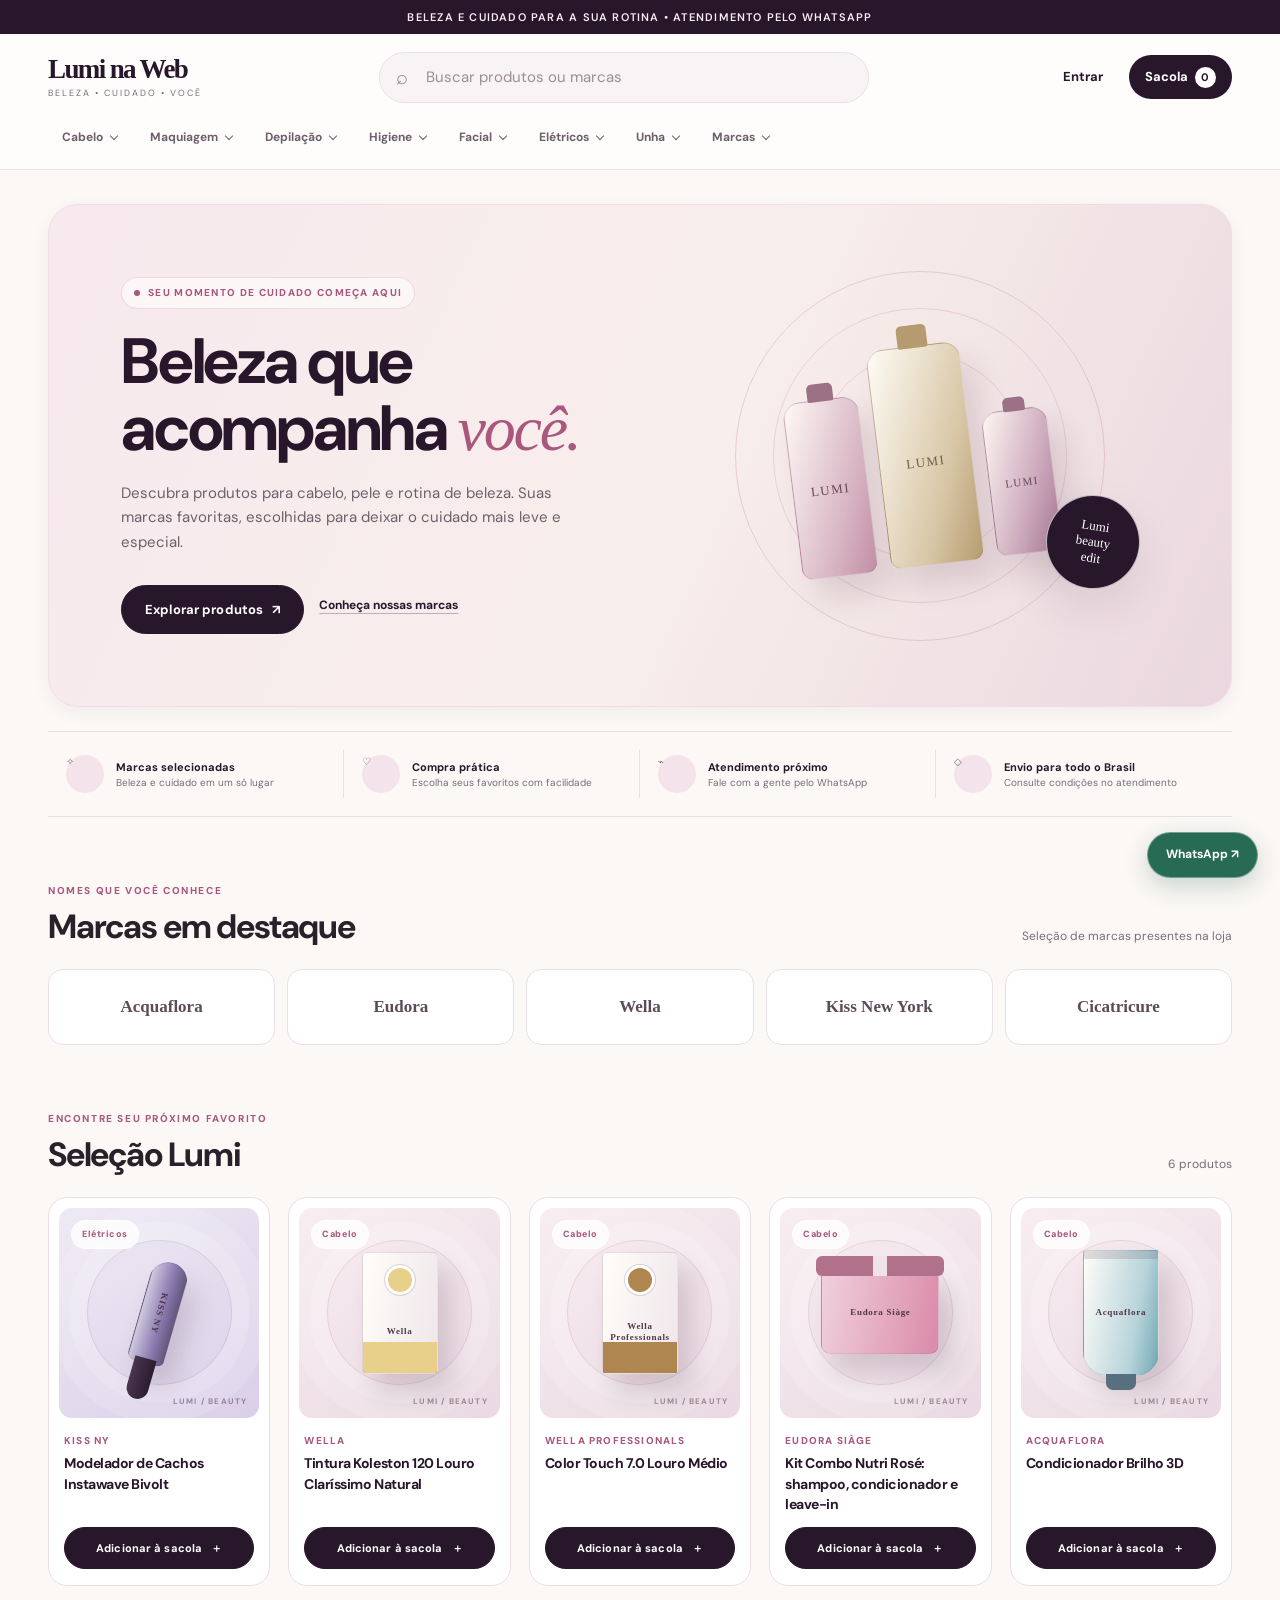
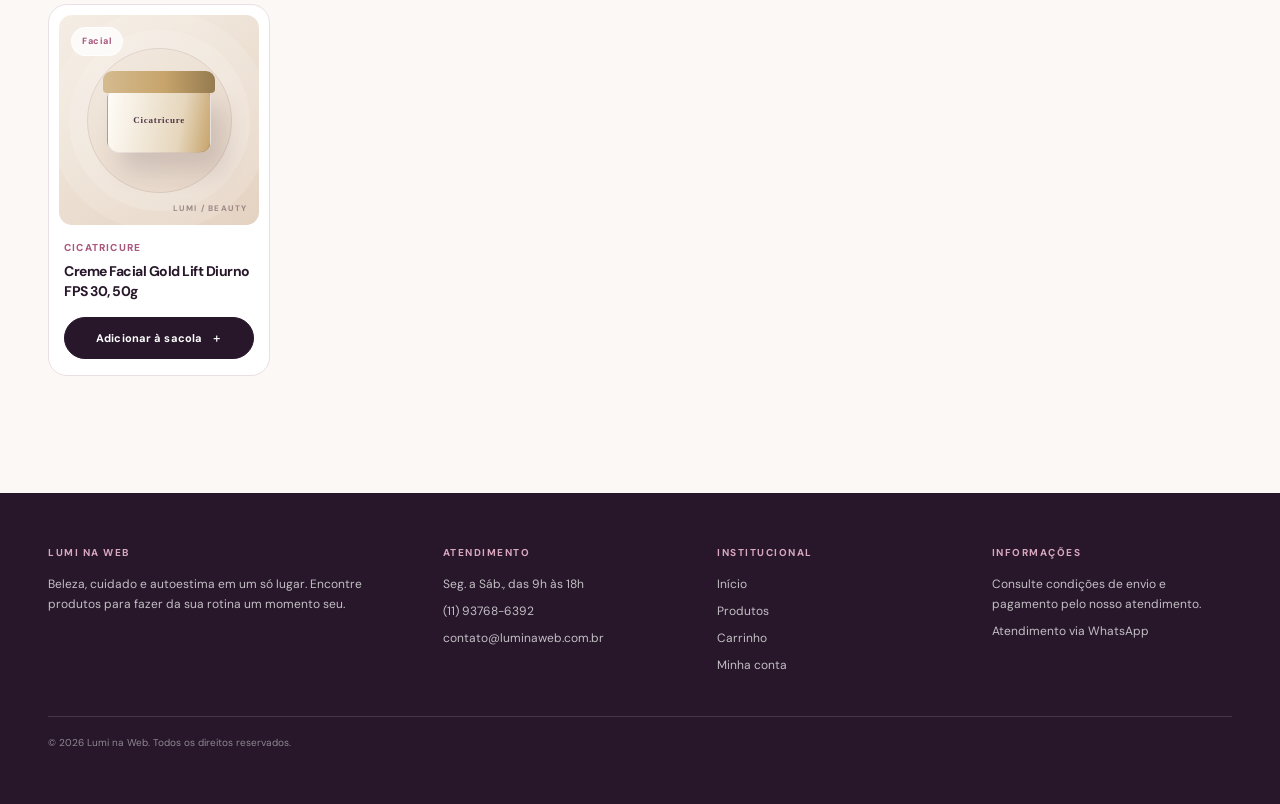
<file: index.html>
<!DOCTYPE html>
<html lang="pt-BR">
<head>
  <meta charset="utf-8">
  <meta name="viewport" content="width=device-width, initial-scale=1, viewport-fit=cover">
  <title>Lumi na Web | Beleza, cuidado e autoestima</title>
  <meta name="description" content="Encontre produtos de beleza, cabelo e cuidados pessoais na Lumi na Web.">
  <link rel="preconnect" href="https://fonts.googleapis.com">
  <link rel="preconnect" href="https://fonts.gstatic.com" crossorigin>
  <link href="https://fonts.googleapis.com/css2?family=DM+Sans:wght@400;500;600;700;800&display=swap" rel="stylesheet">
  <link rel="stylesheet" href="css/variaveis.css">
  <link rel="stylesheet" href="css/base.css">
  <link rel="stylesheet" href="css/componentes.css">
  <link rel="stylesheet" href="css/paginas.css">
  <link rel="stylesheet" href="css/responsivo.css">
</head>
<body data-pagina="inicio">
  <header class="top" id="cabecalho"></header>

  <main class="conteudo" id="inicio">
    <section class="hero" aria-labelledby="titulo-principal">
      <div class="hero-copy">
        <span class="etiqueta">Seu momento de cuidado começa aqui</span>
        <h1 id="titulo-principal">Beleza que acompanha <em>você.</em></h1>
        <p>Descubra produtos para cabelo, pele e rotina de beleza. Suas marcas favoritas, escolhidas para deixar o cuidado mais leve e especial.</p>
        <div class="hero-acoes">
          <a class="big" href="#produtos">Explorar produtos <span aria-hidden="true">↗</span></a>
          <a class="hero-link" href="#marcas">Conheça nossas marcas</a>
        </div>
      </div>
      <div class="hero-visual" aria-hidden="true">
        <div class="hero-orbita"></div>
        <div class="hero-frascos"><span class="frasco"></span><span class="frasco"></span><span class="frasco"></span></div>
        <div class="hero-selo">Lumi<br>beauty<br>edit</div>
      </div>
    </section>

    <ul class="beneficios" aria-label="Vantagens da loja">
      <li><span class="beneficio-icone" aria-hidden="true">✧</span><div><strong>Marcas selecionadas</strong><span>Beleza e cuidado em um só lugar</span></div></li>
      <li><span class="beneficio-icone" aria-hidden="true">♡</span><div><strong>Compra prática</strong><span>Escolha seus favoritos com facilidade</span></div></li>
      <li><span class="beneficio-icone" aria-hidden="true">⌁</span><div><strong>Atendimento próximo</strong><span>Fale com a gente pelo WhatsApp</span></div></li>
      <li><span class="beneficio-icone" aria-hidden="true">◇</span><div><strong>Envio para todo o Brasil</strong><span>Consulte condições no atendimento</span></div></li>
    </ul>

    <div class="cards3" id="destaques" aria-label="Categorias em destaque"></div>

    <section class="secao" id="marcas">
      <div class="secao-topo">
        <div><span class="secao-kicker">Nomes que você conhece</span><h2>Marcas em destaque</h2></div>
        <p>Seleção de marcas presentes na loja</p>
      </div>
      <div class="marcas-destaque" id="marcas-destaque"></div>
    </section>

    <section class="secao">
      <div class="secao-topo">
        <div><span class="secao-kicker">Encontre seu próximo favorito</span><h2 id="produtos">Seleção Lumi</h2></div>
        <p id="contagem"></p>
      </div>
      <p class="filtro" id="filtro" hidden><span id="filtro-texto"></span><button class="secundario" type="button" id="filtro-limpar">Limpar filtros</button></p>
      <p class="vazio" id="vazio" hidden>Nenhum produto encontrado. Tente outro nome, marca ou categoria.</p>
      <div class="grid" id="grade"></div>
    </section>
  </main>

  <footer class="rodape" id="rodape"></footer>

  <script src="js/dados.js"></script>
  <script src="js/usuario.js"></script>
  <script src="js/carrinho.js"></script>
  <script src="js/layout.js"></script>
  <script src="js/produtos.js"></script>
  <script src="js/busca.js"></script>
  <script src="js/menu.js"></script>
  <script src="js/main.js"></script>
</body>
</html>
</file>
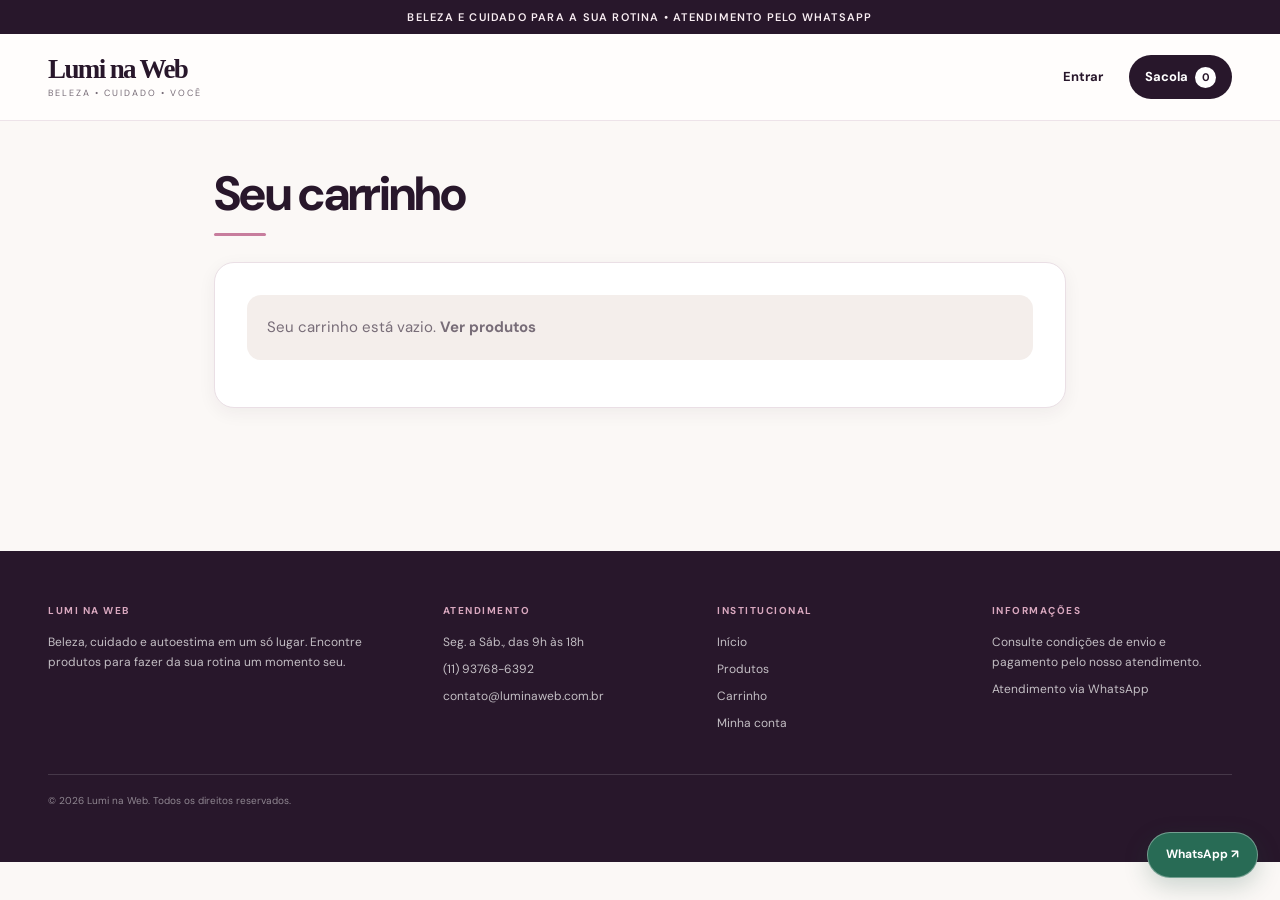
<file: carrinho.html>
<!DOCTYPE html>
<html lang="pt-BR">
<head>
  <meta charset="utf-8">
  <meta name="viewport" content="width=device-width, initial-scale=1, viewport-fit=cover">
  <title>Carrinho – Lumi na Web</title>
  <link rel="preconnect" href="https://fonts.googleapis.com">
  <link rel="preconnect" href="https://fonts.gstatic.com" crossorigin>
  <link href="https://fonts.googleapis.com/css2?family=DM+Sans:wght@400;500;600;700;800&display=swap" rel="stylesheet">
  <link rel="stylesheet" href="css/variaveis.css">
  <link rel="stylesheet" href="css/base.css">
  <link rel="stylesheet" href="css/componentes.css">
  <link rel="stylesheet" href="css/paginas.css">
  <link rel="stylesheet" href="css/responsivo.css">
</head>
<body data-pagina="carrinho">
  <header class="top" id="cabecalho"></header>

  <main class="pagina">
    <h1>Seu carrinho</h1>

    <section class="caixa" id="lista"></section>

    <section class="caixa" id="resumo" hidden>
      <p>Total de itens: <strong id="total-itens">0</strong></p>
      <p class="nota">
        Valores e frete são calculados ao finalizar a compra. Informe seu CEP no atendimento.
      </p>
      <a class="big" id="finalizar" href="#">Finalizar pelo WhatsApp</a>
      <div class="acoes">
        <button class="secundario" type="button" id="limpar">Esvaziar carrinho</button>
        <a class="secundario" href="index.html#produtos">Continuar comprando</a>
      </div>
    </section>
  </main>

  <footer class="rodape" id="rodape"></footer>

  <script src="js/dados.js"></script>
  <script src="js/usuario.js"></script>
  <script src="js/carrinho.js"></script>
  <script src="js/layout.js"></script>
  <script src="js/pagina-carrinho.js"></script>
</body>
</html>
</file>
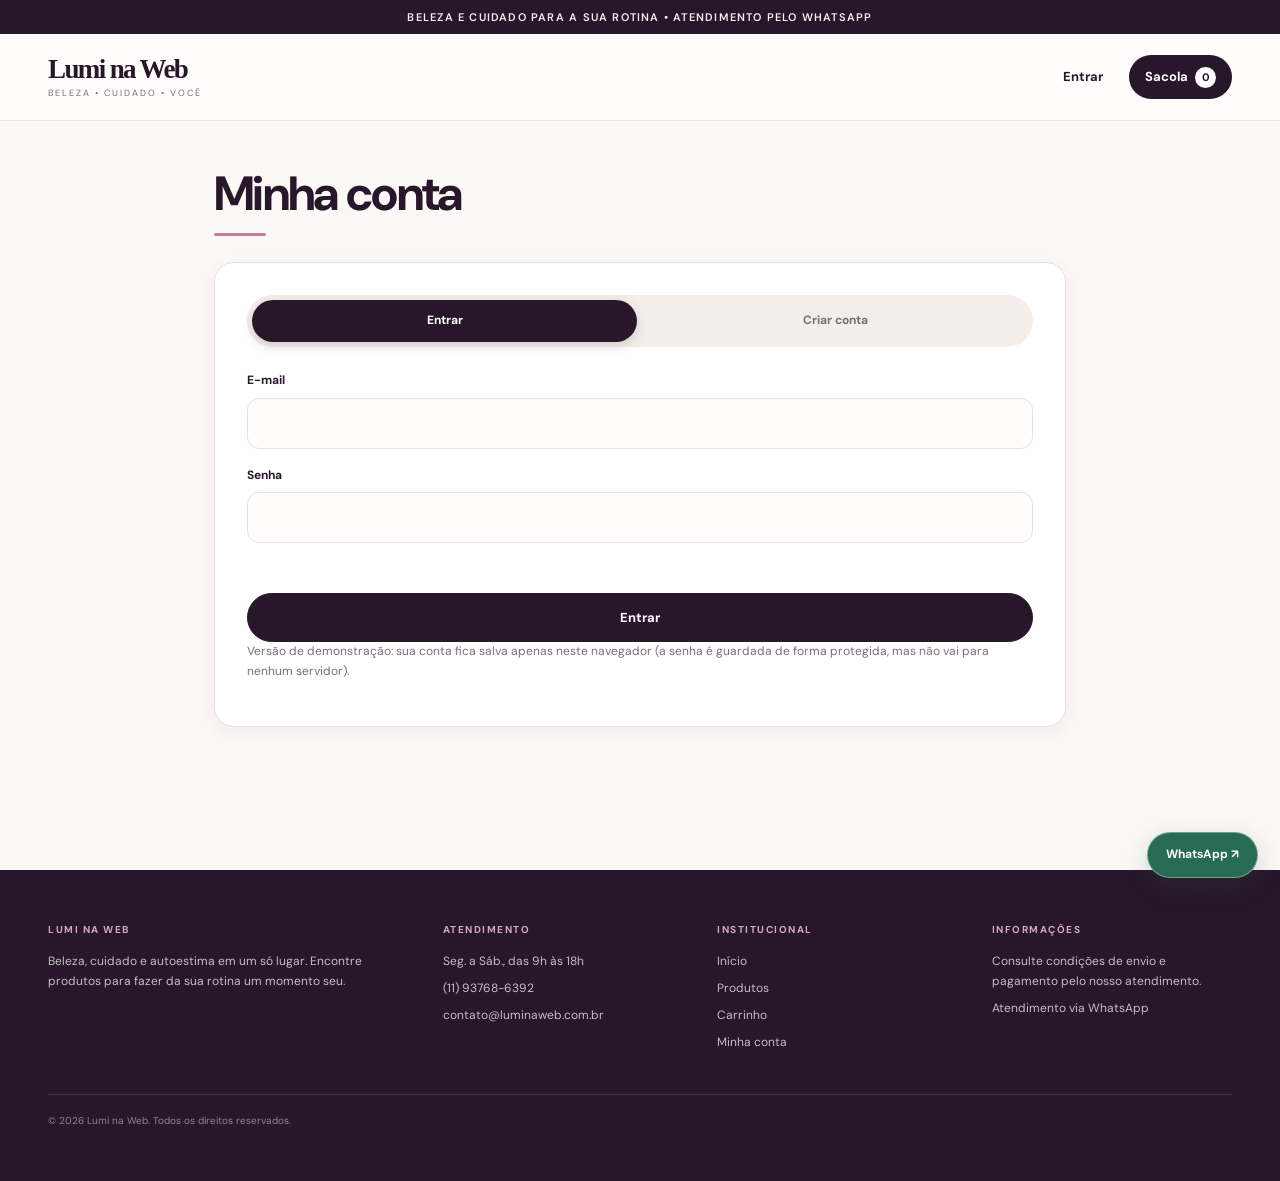
<file: login.html>
<!DOCTYPE html>
<html lang="pt-BR">
<head>
  <meta charset="utf-8">
  <meta name="viewport" content="width=device-width, initial-scale=1, viewport-fit=cover">
  <title>Entrar – Lumi na Web</title>
  <link rel="preconnect" href="https://fonts.googleapis.com">
  <link rel="preconnect" href="https://fonts.gstatic.com" crossorigin>
  <link href="https://fonts.googleapis.com/css2?family=DM+Sans:wght@400;500;600;700;800&display=swap" rel="stylesheet">
  <link rel="stylesheet" href="css/variaveis.css">
  <link rel="stylesheet" href="css/base.css">
  <link rel="stylesheet" href="css/componentes.css">
  <link rel="stylesheet" href="css/paginas.css">
  <link rel="stylesheet" href="css/responsivo.css">
</head>
<body data-pagina="login">
  <header class="top" id="cabecalho"></header>

  <main class="pagina">
    <h1>Minha conta</h1>

    <section class="caixa">
      <div class="abas" role="tablist">
        <button type="button" role="tab" id="aba-entrar" aria-selected="true">Entrar</button>
        <button type="button" role="tab" id="aba-criar" aria-selected="false">Criar conta</button>
      </div>

      <form id="form-entrar" novalidate>
        <div class="campo">
          <label for="entrar-email">E-mail</label>
          <input id="entrar-email" name="email" type="email" autocomplete="email">
        </div>
        <div class="campo">
          <label for="entrar-senha">Senha</label>
          <input id="entrar-senha" name="senha" type="password" autocomplete="current-password">
        </div>
        <p class="erro" id="erro-entrar" role="alert"></p>
        <button class="big" type="submit">Entrar</button>
      </form>

      <form id="form-criar" novalidate hidden>
        <div class="campo">
          <label for="criar-nome">Nome</label>
          <input id="criar-nome" name="nome" type="text" autocomplete="name">
        </div>
        <div class="campo">
          <label for="criar-email">E-mail</label>
          <input id="criar-email" name="email" type="email" autocomplete="email">
        </div>
        <div class="campo">
          <label for="criar-senha">Senha (mínimo de 8 caracteres)</label>
          <input id="criar-senha" name="senha" type="password" autocomplete="new-password">
        </div>
        <p class="erro" id="erro-criar" role="alert"></p>
        <button class="big" type="submit">Criar conta</button>
      </form>

      <p class="nota">
        Versão de demonstração: sua conta fica salva apenas neste navegador (a senha é guardada de forma protegida, mas não vai para nenhum servidor).
      </p>
    </section>
  </main>

  <footer class="rodape" id="rodape"></footer>

  <script src="js/dados.js"></script>
  <script src="js/usuario.js"></script>
  <script src="js/carrinho.js"></script>
  <script src="js/layout.js"></script>
  <script src="js/pagina-login.js"></script>
</body>
</html>
</file>
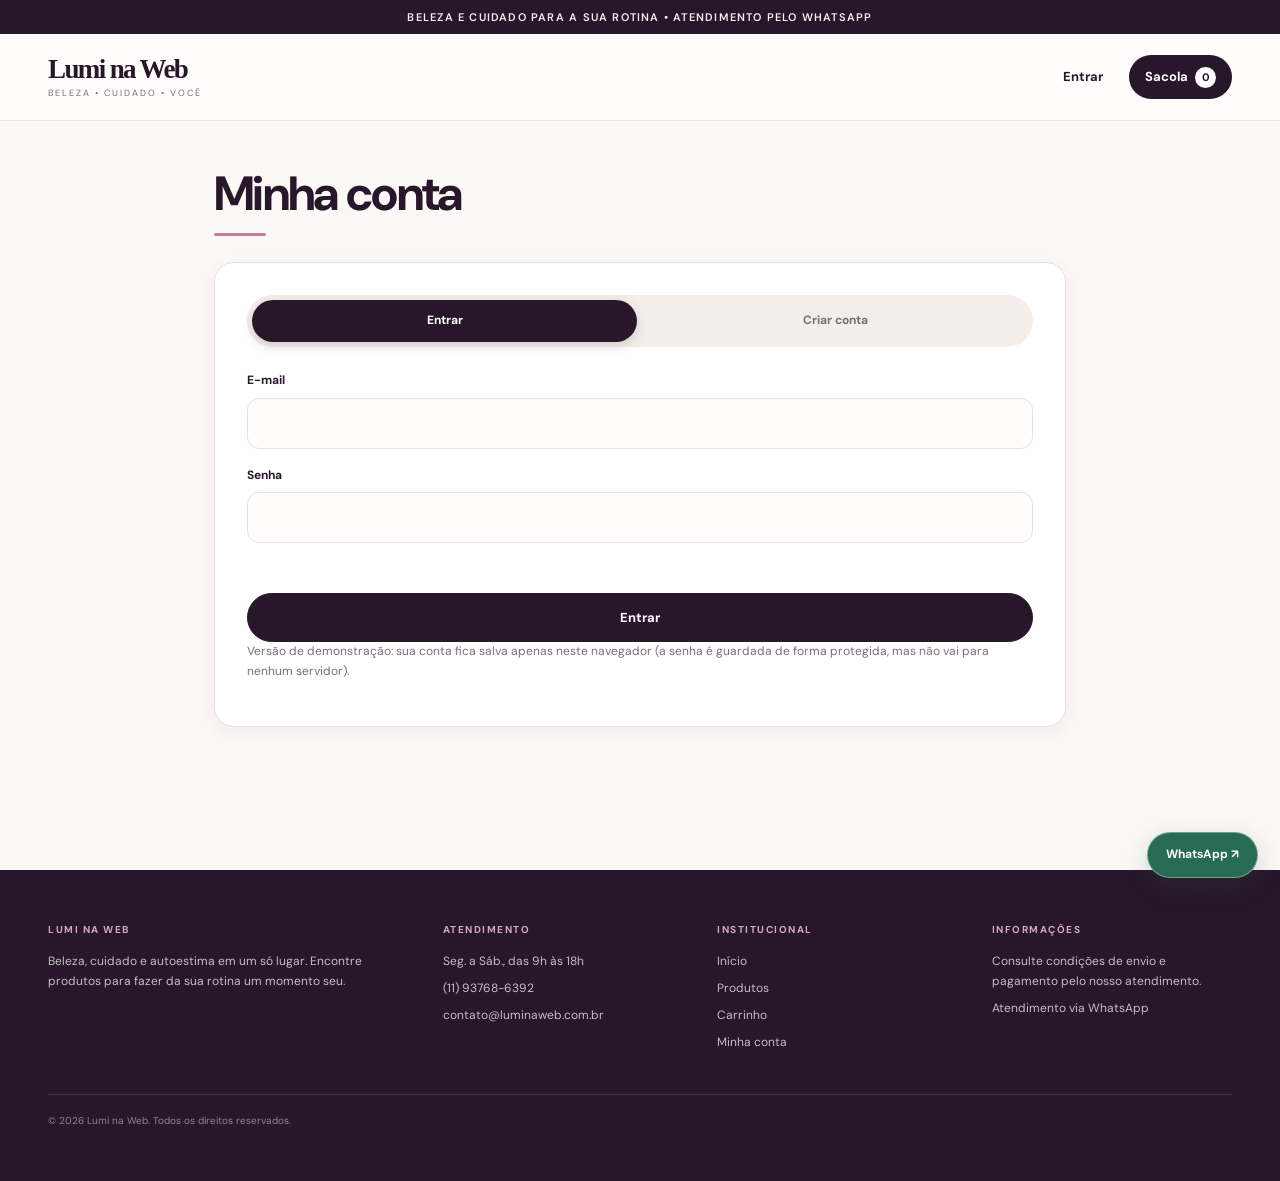
<file: perfil.html>
<!DOCTYPE html>
<html lang="pt-BR">
<head>
  <meta charset="utf-8">
  <meta name="viewport" content="width=device-width, initial-scale=1, viewport-fit=cover">
  <title>Meu perfil – Lumi na Web</title>
  <link rel="preconnect" href="https://fonts.googleapis.com">
  <link rel="preconnect" href="https://fonts.gstatic.com" crossorigin>
  <link href="https://fonts.googleapis.com/css2?family=DM+Sans:wght@400;500;600;700;800&display=swap" rel="stylesheet">
  <link rel="stylesheet" href="css/variaveis.css">
  <link rel="stylesheet" href="css/base.css">
  <link rel="stylesheet" href="css/componentes.css">
  <link rel="stylesheet" href="css/paginas.css">
  <link rel="stylesheet" href="css/responsivo.css">
</head>
<body data-pagina="perfil">
  <header class="top" id="cabecalho"></header>

  <main class="pagina">
    <h1>Meu perfil</h1>

    <section class="caixa">
      <h2>Meus dados</h2>
      <form id="form-perfil" novalidate>
        <div class="campo">
          <label for="perfil-nome">Nome</label>
          <input id="perfil-nome" name="nome" type="text" autocomplete="name">
        </div>
        <div class="campo">
          <label for="perfil-email">E-mail</label>
          <input id="perfil-email" name="email" type="email" autocomplete="email">
        </div>
        <p class="erro" id="erro-perfil" role="alert"></p>
        <div class="acoes">
          <button class="big" type="submit">Salvar alterações</button>
          <button class="secundario" type="button" id="sair">Sair da conta</button>
        </div>
        <p class="ok" id="ok-perfil" role="status"></p>
      </form>
    </section>

    <section class="caixa">
      <h2>Meus pedidos</h2>
      <p class="vazio">Você ainda não fez nenhum pedido.</p>
    </section>
  </main>

  <footer class="rodape" id="rodape"></footer>

  <script src="js/dados.js"></script>
  <script src="js/usuario.js"></script>
  <script src="js/carrinho.js"></script>
  <script src="js/layout.js"></script>
  <script src="js/pagina-perfil.js"></script>
</body>
</html>
</file>
<file: css/variaveis.css>
/* Identidade visual Lumi: ameixa, blush e tons quentes. */
:root {
  --bg: #fbf8f6;
  --surface: #ffffff;
  --surface-soft: #f4eeeb;
  --page-ink: #29212a;
  --muted: #786d78;
  --bar: #28172b;
  --bar-soft: #39243d;
  --accent: #c77d9d;
  --accent-strong: #a9577d;
  --accent-soft: #f4e3eb;
  --gold: #c7a46b;
  --card: #ffffff;
  --card-ink: #29212a;
  --borda: #eadfe5;
  --painel: #fffdfc;
  --painel-ink: #29212a;
  --btn: #39243d;
  --btn-ink: #ffffff;
  --tag: #f1e2e9;
  --ph: #f1e9ed;
  --campo: #fffdfc;
  --erro: #a8324d;
  --success: #28745b;
  --raio: 22px;
  --raio-sm: 14px;
  --sombra: 0 18px 45px rgba(48, 27, 48, .10);
  --sombra-leve: 0 5px 18px rgba(48, 27, 48, .06);
  --transicao: .22s cubic-bezier(.2,.75,.25,1);
  color-scheme: light;
}
</file>
<file: css/base.css>
*, *::before, *::after { box-sizing: border-box; }
html { scroll-behavior: smooth; scroll-padding-top: 150px; }
body {
  margin: 0; padding-top: env(safe-area-inset-top, 0px);
  background: var(--bg); color: var(--page-ink);
  font: 400 15px/1.65 "DM Sans", system-ui, sans-serif;
  -webkit-font-smoothing: antialiased;
}
button, input { font: inherit; }
button, a { -webkit-tap-highlight-color: transparent; }
a { color: inherit; text-decoration: none; }
button { color: inherit; }
:focus-visible { outline: 3px solid var(--accent); outline-offset: 3px; }
.top :focus-visible, .rodape :focus-visible, .tabs :focus-visible { outline-color: #fff; }
h1, h2, h3, h4, p { margin-top: 0; }
h1, h2, h3 { font-family: "DM Sans", system-ui, sans-serif; letter-spacing: -.035em; }
h1 { margin-bottom: 16px; font-size: clamp(2.35rem, 5vw, 4.4rem); line-height: 1.04; font-weight: 700; }
h2 { margin-bottom: 0; font-size: clamp(1.55rem, 3vw, 2.1rem); line-height: 1.2; font-weight: 700; }
h3 { line-height: 1.3; }
.conteudo { width: min(1240px, 100%); margin: 0 auto; padding: 34px 28px 72px; }
.vazio { padding: 20px; background: var(--surface-soft); color: var(--muted); border-radius: var(--raio-sm); }
[hidden] { display: none !important; }
@media (prefers-reduced-motion: reduce) { *, *::before, *::after { scroll-behavior: auto !important; transition-duration: .01ms !important; animation-duration: .01ms !important; } }
</file>
<file: css/componentes.css>
/* Faixa de serviço */
.aviso { padding: 8px 18px; background: var(--bar); color: #f8edf2; text-align: center; font-size: 11px; font-weight: 600; letter-spacing: .11em; text-transform: uppercase; }
/* Cabeçalho */
.top { position: sticky; top: 0; z-index: 30; background: rgba(255,253,252,.96); border-bottom: 1px solid rgba(234,223,229,.85); backdrop-filter: blur(16px); }
.top-inner { width: min(1240px, 100%); min-height: 86px; margin: auto; padding: 14px 28px; display: flex; align-items: center; gap: 28px; }
.logo { display: inline-flex; flex-direction: column; flex: 0 0 auto; color: var(--bar); line-height: 1; }
.logo strong { font-family: Georgia, serif; font-size: 27px; font-weight: 700; letter-spacing: -.06em; }
.logo span { margin-top: 6px; color: var(--muted); font-size: 9px; letter-spacing: .22em; text-transform: uppercase; }
.busca-wrap { position: relative; flex: 1; max-width: 490px; margin-left: auto; }
.busca-icone { position: absolute; left: 17px; top: 50%; transform: translateY(-50%); color: #8e7e89; font-size: 20px; pointer-events: none; }
.search { width: 100%; min-width: 0; padding: 12px 18px 12px 46px; border: 1px solid var(--borda); border-radius: 999px; background: #f8f3f5; color: var(--page-ink); outline: none; transition: border-color var(--transicao), background var(--transicao), box-shadow var(--transicao); }
.search::placeholder { color: #9a8e98; }
.search:focus { border-color: var(--accent); background: #fff; box-shadow: 0 0 0 4px rgba(199,125,157,.12); }
.top-acoes { display: flex; align-items: center; gap: 10px; margin-left: auto; }
.link-topo { display: inline-flex; align-items: center; justify-content: center; gap: 7px; min-height: 42px; padding: 10px 15px; border: 1px solid transparent; border-radius: 999px; color: var(--bar); font-size: 13px; font-weight: 700; transition: background var(--transicao), color var(--transicao), border-color var(--transicao), transform var(--transicao); }
.link-topo:hover { background: var(--accent-soft); color: var(--accent-strong); }
.link-topo:active { transform: scale(.97); }
.link-sacola { background: var(--bar); color: #fff; }
.link-sacola:hover { background: var(--accent-strong); color: #fff; }
.contador-sacola { display: inline-grid; min-width: 21px; height: 21px; place-items: center; padding: 0 5px; border-radius: 99px; background: #fff; color: var(--bar); font-size: 11px; }
.menu { position: relative; width: min(1240px, 100%); margin: auto; padding: 0 28px 13px; }
.pills { display: flex; gap: 5px; width: 100%; overflow-x: auto; scrollbar-width: none; }
.pills::-webkit-scrollbar { display: none; }
.pills button { position: relative; flex: none; padding: 8px 14px; border: 0; border-radius: 999px; background: transparent; color: #6d606b; font-size: 12px; font-weight: 700; cursor: pointer; transition: background var(--transicao), color var(--transicao), transform var(--transicao); }
.pills button::after { content: ""; display: inline-block; width: 6px; height: 6px; margin: 0 0 2px 8px; border-right: 1.5px solid currentColor; border-bottom: 1.5px solid currentColor; transform: rotate(45deg); transition: transform var(--transicao); }
.pills button:hover, .pills button.aberta { background: var(--accent-soft); color: var(--accent-strong); }
.pills button:active { transform: scale(.97); }
.pills button.aberta::after { transform: rotate(225deg); }
.painel { position: absolute; top: calc(100% + 8px); left: 28px; z-index: 35; width: 320px; max-height: 70vh; padding: 20px; overflow: auto; background: var(--painel); color: var(--painel-ink); border: 1px solid var(--borda); border-radius: 18px; box-shadow: var(--sombra); }
.painel h3 { margin: 0 0 15px; padding-bottom: 12px; border-bottom: 1px solid var(--borda); font-size: 17px; }
.painel h4 { margin: 18px 0 8px; color: var(--muted); font-size: 10px; letter-spacing: .13em; text-transform: uppercase; }
.painel .lista { display: flex; flex-direction: column; gap: 3px; }
.painel .lista button { padding: 9px 11px; border: 0; border-radius: 10px; background: transparent; color: inherit; text-align: left; font-size: 13px; cursor: pointer; transition: background var(--transicao), color var(--transicao); }
.painel .lista button:hover { background: var(--accent-soft); color: var(--accent-strong); }
.painel .chips { display: flex; flex-wrap: wrap; gap: 6px; }
.painel .chips button { padding: 7px 10px; border: 1px solid var(--borda); border-radius: 99px; background: #fff; color: var(--page-ink); font-size: 11px; cursor: pointer; transition: all var(--transicao); }
.painel .chips button:hover { border-color: var(--accent); background: var(--accent-soft); color: var(--accent-strong); }
/* Botões */
.big { display: inline-flex; align-items: center; justify-content: center; gap: 9px; width: auto; min-height: 48px; margin-top: 8px; padding: 13px 23px; border: 1px solid var(--bar); border-radius: 999px; background: var(--bar); color: #fff; font-size: 13px; font-weight: 700; letter-spacing: .01em; text-align: center; cursor: pointer; transition: background var(--transicao), border-color var(--transicao), color var(--transicao), transform var(--transicao), box-shadow var(--transicao); }
.big:hover { border-color: var(--accent-strong); background: var(--accent-strong); box-shadow: 0 8px 20px rgba(169,87,125,.2); }
.big:active { transform: translateY(1px) scale(.985); box-shadow: none; }
.big:disabled { opacity: .5; cursor: not-allowed; }
.secundario { display: inline-flex; align-items: center; justify-content: center; min-height: 40px; padding: 9px 15px; border: 1px solid var(--borda); border-radius: 999px; background: #fff; color: var(--bar); font-size: 12px; font-weight: 700; cursor: pointer; transition: all var(--transicao); }
.secundario:hover { border-color: var(--accent); background: var(--accent-soft); color: var(--accent-strong); }
.secundario:active { transform: scale(.97); }
/* Hero */
.hero { position: relative; display: grid; grid-template-columns: 1.08fr .92fr; align-items: center; min-height: 440px; overflow: hidden; padding: clamp(30px, 6vw, 72px); border: 1px solid #efdee6; border-radius: 30px; background: linear-gradient(115deg, #f7e9ee 0%, #f8eeeb 55%, #ead7df 100%); box-shadow: var(--sombra-leve); }
.hero-copy { position: relative; z-index: 2; max-width: 580px; }
.etiqueta { display: inline-flex; align-items: center; gap: 8px; margin-bottom: 20px; padding: 7px 12px; border: 1px solid rgba(169,87,125,.18); border-radius: 99px; background: rgba(255,255,255,.58); color: var(--accent-strong); font-size: 10px; font-weight: 800; letter-spacing: .13em; text-transform: uppercase; }
.etiqueta::before { content: ""; width: 6px; height: 6px; border-radius: 50%; background: var(--accent-strong); }
.hero h1 { max-width: 11ch; margin: 0 0 18px; color: var(--bar); }
.hero h1 em { color: var(--accent-strong); font-family: Georgia, serif; font-weight: 500; }
.hero p { max-width: 48ch; margin: 0 0 22px; color: #6e606a; font-size: 15px; }
.hero-acoes { display: flex; flex-wrap: wrap; align-items: center; gap: 15px; }
.hero .big { min-width: 175px; }
.hero-link { color: var(--bar); font-size: 12px; font-weight: 700; text-decoration: underline; text-decoration-color: #cda8b8; text-underline-offset: 4px; }
.hero-visual { position: relative; min-height: 310px; display: grid; place-items: center; }
.hero-orbita { position: absolute; width: min(34vw, 370px); aspect-ratio: 1; border: 1px solid rgba(169,87,125,.22); border-radius: 50%; }
.hero-orbita::before, .hero-orbita::after { content: ""; position: absolute; border: 1px solid rgba(169,87,125,.18); border-radius: 50%; }
.hero-orbita::before { inset: 10%; } .hero-orbita::after { inset: 22%; }
.hero-frascos { position: relative; z-index: 1; display: flex; align-items: end; gap: 13px; transform: rotate(-7deg); }
.frasco { position: relative; display: block; width: 76px; height: 178px; border: 1px solid rgba(83,48,68,.16); border-radius: 17px 17px 12px 12px; background: linear-gradient(110deg, #fff9f6, #d8b6c4 65%, #c38da4); box-shadow: 13px 20px 28px rgba(79,43,65,.14); }
.frasco::before { content: ""; position: absolute; top: -17px; left: 25px; width: 26px; height: 18px; border-radius: 5px 5px 2px 2px; background: #9c7185; }
.frasco::after { content: "LUMI"; position: absolute; top: 45%; left: 0; width: 100%; color: #68485a; font-family: Georgia,serif; font-size: 13px; letter-spacing: .12em; text-align: center; }
.frasco:nth-child(2) { width: 94px; height: 220px; background: linear-gradient(110deg, #fefcf6, #d9c8a8 65%, #b69b70); }
.frasco:nth-child(2)::before { top: -22px; left: 32px; width: 30px; height: 23px; background: #b69b70; }
.frasco:nth-child(2)::after { top: 48%; color: #6f6048; }
.frasco:nth-child(3) { width: 66px; height: 145px; background: linear-gradient(110deg, #fff7f3, #c9a5b9 65%, #a97a97); }
.frasco:nth-child(3)::before { top: -13px; left: 22px; width: 22px; height: 14px; }
.frasco:nth-child(3)::after { top: 44%; font-size: 11px; }
.hero-selo { position: absolute; right: 4%; bottom: 7%; z-index: 2; display: grid; width: 94px; aspect-ratio: 1; place-items: center; border: 1px solid rgba(255,255,255,.7); border-radius: 50%; background: var(--bar); color: #fff; font-family: Georgia,serif; font-size: 13px; line-height: 1.25; text-align: center; transform: rotate(9deg); box-shadow: var(--sombra); }
/* Benefícios */
.beneficios { display: grid; grid-template-columns: repeat(4,1fr); gap: 0; margin: 24px 0 0; padding: 18px 0; border-top: 1px solid var(--borda); border-bottom: 1px solid var(--borda); list-style: none; }
.beneficios li { display: flex; align-items: center; gap: 12px; padding: 5px 18px; border-right: 1px solid var(--borda); }
.beneficios li:last-child { border: 0; }
.beneficio-icone { display: grid; flex: 0 0 38px; width: 38px; height: 38px; place-items: center; border-radius: 50%; background: var(--accent-soft); color: var(--accent-strong); font-size: 17px; }
.beneficios strong { display: block; color: var(--bar); font-size: 11px; }
.beneficios span { display: block; color: var(--muted); font-size: 10px; line-height: 1.4; }
/* Seções */
.secao { margin-top: 66px; }
.secao-topo { display: flex; flex-wrap: wrap; align-items: end; justify-content: space-between; gap: 12px; margin-bottom: 22px; }
.secao-kicker { display: block; margin-bottom: 7px; color: var(--accent-strong); font-size: 10px; font-weight: 800; letter-spacing: .16em; text-transform: uppercase; }
.secao-topo p { margin: 0; color: var(--muted); font-size: 12px; }
.cards3 { display: none; }
.marcas-destaque { display: grid; grid-template-columns: repeat(5,1fr); gap: 12px; }
.marcas-destaque button { min-height: 76px; padding: 15px; border: 1px solid var(--borda); border-radius: 15px; background: #fff; color: #5d4b59; font-family: Georgia,serif; font-size: 17px; font-weight: 700; cursor: pointer; transition: border-color var(--transicao), background var(--transicao), color var(--transicao), transform var(--transicao), box-shadow var(--transicao); }
.marcas-destaque button:hover { transform: translateY(-3px); border-color: #d8aabd; background: #fff9fb; color: var(--accent-strong); box-shadow: var(--sombra-leve); }
.marcas-destaque button:active { transform: translateY(-1px) scale(.99); }
.filtro { display: flex; align-items: center; gap: 10px; margin: 0 0 16px; color: var(--muted); font-size: 12px; }
.grid { display: grid; grid-template-columns: repeat(auto-fill,minmax(220px,1fr)); gap: 18px; }
.prod { display: flex; flex-direction: column; min-width: 0; padding: 10px 10px 16px; overflow: hidden; border: 1px solid var(--borda); border-radius: 19px; background: #fff; transition: transform var(--transicao), box-shadow var(--transicao), border-color var(--transicao); }
.prod:hover { transform: translateY(-5px); border-color: #dfc3d0; box-shadow: var(--sombra); }
.prod small { margin: 15px 5px 4px; color: var(--accent-strong); font-size: 10px; font-weight: 800; letter-spacing: .12em; text-transform: uppercase; }
.prod h3 { flex: 1; min-height: 43px; margin: 0 5px 13px; color: var(--bar); font-size: 14px; font-weight: 700; line-height: 1.45; }
.prod .big { width: calc(100% - 10px); min-height: 42px; margin: auto 5px 0; padding: 10px 13px; font-size: 11px; }
.produto-visual { position: relative; display: grid; min-height: 210px; overflow: hidden; place-items: center; border-radius: 13px; background: linear-gradient(145deg,#f8edf1,#ead9e2); isolation: isolate; }
.produto-visual::before { content: ""; position: absolute; width: 145px; height: 145px; border: 1px solid rgba(126,78,103,.13); border-radius: 50%; box-shadow: 0 0 0 18px rgba(255,255,255,.14),0 0 0 38px rgba(255,255,255,.12); }
.produto-visual::after { content: "LUMI  /  BEAUTY"; position: absolute; right: 12px; bottom: 10px; color: rgba(74,48,65,.48); font-size: 8px; font-weight: 800; letter-spacing: .15em; }
.produto-embalagem { position: relative; z-index: 1; display: grid; width: 76px; height: 132px; place-items: center; border: 1px solid rgba(80,53,70,.12); border-radius: 13px 13px 10px 10px; background: linear-gradient(100deg,#fffdf9,#d7bdc9 72%,#b88da3); box-shadow: 13px 18px 25px rgba(65,38,56,.16); color: #765568; font-family: Georgia,serif; font-size: 12px; letter-spacing: .08em; }
.produto-embalagem::before { content: ""; position: absolute; top: -13px; width: 26px; height: 14px; border-radius: 5px 5px 1px 1px; background: #a77f94; }
.produto-visual.cat-facial { background: linear-gradient(145deg,#f5eee5,#e4d2c1); }
.produto-visual.cat-facial .produto-embalagem { width: 104px; height: 91px; border-radius: 14px; background: linear-gradient(110deg,#fffdf7,#d6c2a5); color: #76654d; }
.produto-visual.cat-eletricos { background: linear-gradient(145deg,#eeeaf4,#d9cfe8); }
.produto-visual.cat-eletricos .produto-embalagem { width: 54px; height: 150px; border-radius: 28px; background: linear-gradient(90deg,#faf8fc,#aaa0bd); color: #5e526f; }
.produto-visual.cat-maquiagem { background: linear-gradient(145deg,#f8e9eb,#edcbd4); }
.produto-visual.cat-maquiagem .produto-embalagem { width: 42px; height: 125px; border-radius: 7px; background: linear-gradient(90deg,#fff,#bd8299); }
.produto-visual.cat-higiene { background: linear-gradient(145deg,#e9f0eb,#cbded2); }
.produto-visual.cat-higiene .produto-embalagem { background: linear-gradient(90deg,#fff,#b6d0c1); color: #4e7863; }
.produto-visual.cat-depilacao { background: linear-gradient(145deg,#f6eee7,#e9d9c9); }
.produto-visual.cat-unha { background: linear-gradient(145deg,#f6e8ee,#e9c9d8); }
.tag { position: absolute; top: 12px; left: 12px; z-index: 2; padding: 6px 10px; border: 1px solid rgba(255,255,255,.7); border-radius: 99px; background: rgba(255,255,255,.78); color: var(--accent-strong); font-size: 9px; font-weight: 800; letter-spacing: .06em; backdrop-filter: blur(8px); }

/* Formas de embalagem: cada produto escolhe uma em dados.js (campo "forma") e a cor em "cor".
   Sem "forma", vale o frasco padrão acima. O seletor longo garante que estas regras
   vençam as regras por categoria (.cat-facial, .cat-eletricos...). */
.produto-visual .produto-embalagem[data-forma] { padding: 0 5px; font-size: 9px; font-weight: 700; line-height: 1.25; text-align: center; overflow-wrap: anywhere; color: #4f3646; }

/* tubo: de pé sobre a tampa, com a ponta achatada em cima */
.produto-visual .produto-embalagem[data-forma="tubo"] { width: 76px; height: 126px; border-radius: 3px 3px 24px 24px; background: linear-gradient(rgba(60,30,50,.14), rgba(60,30,50,.14)) top / 100% 8px no-repeat, linear-gradient(100deg, #fffdf9, color-mix(in srgb, var(--cor, #b88da3) 50%, #fff) 68%, var(--cor, #b88da3)); }
.produto-visual .produto-embalagem[data-forma="tubo"]::before { top: auto; bottom: -15px; width: 30px; height: 16px; border-radius: 0 0 7px 7px; background: color-mix(in srgb, var(--cor, #b88da3) 55%, #3b2a3c); }

/* pote: corpo baixo e largo, com tampa */
.produto-visual .produto-embalagem[data-forma="pote"] { width: 104px; height: 66px; border-radius: 12px; background: linear-gradient(100deg, #fffdf9, color-mix(in srgb, var(--cor, #b88da3) 45%, #fff) 70%, var(--cor, #b88da3)); }
.produto-visual .produto-embalagem[data-forma="pote"]::before { top: -17px; width: 112px; height: 22px; border-radius: 9px 9px 4px 4px; background: linear-gradient(90deg, color-mix(in srgb, var(--cor, #b88da3) 75%, #fff), var(--cor, #b88da3) 55%, color-mix(in srgb, var(--cor, #b88da3) 75%, #000)); }

/* caixa: kit de presente com tampa e fita */
.produto-visual .produto-embalagem[data-forma="caixa"] { width: 118px; height: 82px; border-radius: 4px 4px 9px 9px; background: linear-gradient(100deg, color-mix(in srgb, var(--cor, #b88da3) 40%, #fff), var(--cor, #b88da3)); }
.produto-visual .produto-embalagem[data-forma="caixa"]::before { top: -17px; width: 128px; height: 20px; border-radius: 6px; background: linear-gradient(90deg, transparent calc(50% - 7px), rgba(255,255,255,.8) calc(50% - 7px) calc(50% + 7px), transparent calc(50% + 7px)), color-mix(in srgb, var(--cor, #b88da3) 82%, #000); }

/* tintura: caixa alta com uma bolinha e uma faixa na cor do tom */
.produto-visual .produto-embalagem[data-forma="tintura"] { width: 76px; height: 122px; padding-top: 38px; border-radius: 5px; background: linear-gradient(var(--cor, #b88da3), var(--cor, #b88da3)) bottom / 100% 26% no-repeat, linear-gradient(100deg, #fffdf9, #efe6ea); }
.produto-visual .produto-embalagem[data-forma="tintura"]::before { top: 12px; width: 30px; height: 30px; border: 3px solid #fff; border-radius: 50%; background: var(--cor, #b88da3); box-shadow: 0 0 0 1px rgba(80,53,70,.18); }

/* modelador: cilindro inclinado com cabo, texto na vertical */
.produto-visual .produto-embalagem[data-forma="modelador"] { width: 38px; height: 104px; border-radius: 19px 19px 8px 8px; rotate: 16deg; writing-mode: vertical-rl; letter-spacing: .1em; text-transform: uppercase; background: linear-gradient(90deg, color-mix(in srgb, var(--cor, #b88da3) 40%, #fff), var(--cor, #b88da3) 60%, color-mix(in srgb, var(--cor, #b88da3) 70%, #000)); }
.produto-visual .produto-embalagem[data-forma="modelador"]::before { top: calc(100% - 4px); left: 50%; width: 22px; height: 42px; margin-left: -11px; border-radius: 0 0 11px 11px; background: linear-gradient(90deg, #4a3550, #2b1c30); writing-mode: horizontal-tb; }
/* Rodapé e atalhos */
.rodape { margin-top: 45px; padding: 52px max(28px,calc((100vw - 1184px)/2)); background: var(--bar); color: #f9f0f4; }
.rodape-colunas { display: grid; grid-template-columns: 1.5fr 1fr 1fr 1fr; gap: 34px; max-width: 1184px; margin: auto; }
.rodape-colunas h4 { margin: 0 0 14px; color: #d9a8bf; font-size: 10px; letter-spacing: .15em; text-transform: uppercase; }
.rodape-colunas p, .rodape-colunas a { display: block; margin: 7px 0; color: rgba(255,255,255,.72); font-size: 12px; }
.rodape-colunas a:hover { color: #fff; text-decoration: underline; text-underline-offset: 4px; }
.rodape-base { max-width: 1184px; margin: 34px auto 0; padding-top: 18px; border-top: 1px solid rgba(255,255,255,.14); color: rgba(255,255,255,.48); font-size: 10px; }
.wa { position: fixed; right: 22px; bottom: 22px; z-index: 20; display: inline-flex; align-items: center; gap: 8px; padding: 12px 18px; border: 1px solid rgba(255,255,255,.35); border-radius: 99px; background: #286b55; color: #fff; font-size: 12px; font-weight: 700; box-shadow: 0 8px 24px rgba(30,80,62,.22); transition: transform var(--transicao), background var(--transicao); }
.wa:hover { transform: translateY(-3px); background: #1e5945; }
.wa:active { transform: scale(.97); }
.tabs { display: none; }

/* miniatura no carrinho: a embalagem é reduzida para caber no quadradinho, sem texto */
.item-carrinho .ph { display: flex; align-items: center; justify-content: center; height: 76px; min-height: 0; overflow: hidden; }
.item-carrinho .ph::before, .item-carrinho .ph::after { display: none; }
.item-carrinho .ph .produto-embalagem { transform: none; scale: .5; flex: none; font-size: 0; }
@media (max-width: 680px) {
  .item-carrinho .ph { height: 58px; }
  .item-carrinho .ph .produto-embalagem { scale: .4; }
}
</file>
<file: css/paginas.css>
/* Layout das páginas internas */
.pagina { width: min(900px,100%); margin: 0 auto; padding: 48px 24px 80px; }
.pagina > h1 { margin-bottom: 26px; color: var(--bar); font-size: clamp(2rem,4vw,3rem); }
.pagina > h1::after { content: ""; display: block; width: 52px; height: 3px; margin-top: 14px; border-radius: 9px; background: var(--accent); }
.caixa { margin-bottom: 18px; padding: clamp(20px,4vw,32px); border: 1px solid var(--borda); border-radius: 20px; background: var(--surface); box-shadow: var(--sombra-leve); }
.caixa h2 { margin: 0 0 18px; color: var(--bar); font-size: 19px; }
.nota { color: var(--muted); font-size: 12px; }
/* Carrinho */
.item-carrinho { display: flex; align-items: center; gap: 16px; padding: 16px 0; border-bottom: 1px solid var(--borda); }
.item-carrinho:last-child { border-bottom: 0; }
.item-carrinho .ph { flex: none; width: 76px; min-height: 76px; }
.item-info { flex: 1; min-width: 0; }
.item-info small { display: block; margin-bottom: 3px; color: var(--accent-strong); font-size: 10px; font-weight: 800; letter-spacing: .1em; text-transform: uppercase; }
.item-info strong { display: block; color: var(--bar); font-size: 13px; line-height: 1.35; }
.quantidade { display: flex; align-items: center; gap: 9px; padding: 5px; border: 1px solid var(--borda); border-radius: 99px; }
.quantidade button { display: grid; width: 29px; height: 29px; place-items: center; border: 0; border-radius: 50%; background: var(--accent-soft); color: var(--accent-strong); font-size: 17px; cursor: pointer; transition: background var(--transicao),color var(--transicao); }
.quantidade button:hover { background: var(--accent-strong); color: #fff; }
.quantidade span { min-width: 16px; color: var(--bar); font-size: 12px; font-weight: 700; text-align: center; }
.acoes { display: flex; flex-wrap: wrap; align-items: center; gap: 10px; margin-top: 18px; }
#resumo > p:first-child { color: var(--muted); font-size: 13px; }
#resumo > p:first-child strong { color: var(--bar); font-size: 18px; }
#finalizar { width: 100%; }
/* Login e perfil */
.abas { display: flex; gap: 6px; margin-bottom: 24px; padding: 5px; border-radius: 99px; background: var(--surface-soft); }
.abas button { flex: 1; min-height: 42px; padding: 10px; border: 0; border-radius: 99px; background: transparent; color: var(--muted); font-size: 12px; font-weight: 700; cursor: pointer; transition: all var(--transicao); }
.abas button[aria-selected="true"] { background: var(--bar); color: #fff; box-shadow: 0 4px 12px rgba(40,23,43,.16); }
.campo { display: flex; flex-direction: column; gap: 7px; margin-bottom: 17px; }
.campo label { color: var(--bar); font-size: 12px; font-weight: 700; }
.campo input { width: 100%; min-height: 48px; padding: 12px 15px; border: 1px solid var(--borda); border-radius: 12px; outline: none; background: var(--campo); color: var(--page-ink); font: inherit; transition: border-color var(--transicao),box-shadow var(--transicao); }
.campo input:focus { border-color: var(--accent); box-shadow: 0 0 0 4px rgba(199,125,157,.12); }
.erro { min-height: 1.4em; margin: 0 0 8px; color: var(--erro); font-size: 12px; font-weight: 700; }
.ok { min-height: 1.4em; margin: 10px 0 0; color: var(--success); font-size: 12px; font-weight: 700; }
#form-entrar .big, #form-criar .big, #form-perfil .big { width: 100%; }
#sair { margin-top: 8px; }
</file>
<file: css/responsivo.css>
@media (max-width: 900px) {
  .top-inner { gap: 15px; padding-inline: 20px; }
  .link-topo { padding-inline: 11px; }
  .beneficios { grid-template-columns: repeat(2,1fr); row-gap: 13px; }
  .beneficios li:nth-child(2) { border-right: 0; }
  .beneficios li:nth-child(3), .beneficios li:nth-child(4) { padding-top: 12px; }
  .marcas-destaque { grid-template-columns: repeat(3,1fr); }
  .rodape-colunas { grid-template-columns: repeat(2,1fr); }
}
@media (max-width: 680px) {
  html { scroll-padding-top: 20px; }
  body { padding-bottom: calc(76px + env(safe-area-inset-bottom,0px)); }
  .aviso { padding: 7px 10px; font-size: 9px; letter-spacing: .08em; }
  .top { position: relative; }
  .top-inner { display: grid; grid-template-columns: 1fr auto; gap: 12px; min-height: auto; padding: 15px 16px 12px; }
  .logo strong { font-size: 25px; }
  .logo span { font-size: 8px; }
  .busca-wrap { grid-column: 1 / -1; grid-row: 2; max-width: none; width: 100%; }
  .search { min-height: 43px; font-size: 13px; }
  .top-acoes { gap: 3px; }
  .link-topo { min-height: 37px; padding: 8px 10px; font-size: 11px; }
  .menu { padding: 0 12px 10px; }
  .pills { gap: 2px; }
  .pills button { padding: 8px 10px; font-size: 11px; }
  .painel { position: static; width: 100%; max-height: 55vh; margin-top: 7px; }
  .conteudo { padding: 18px 15px 55px; }
  .hero { grid-template-columns: 1fr; min-height: auto; padding: 31px 23px 18px; border-radius: 22px; }
  .hero h1 { max-width: 12ch; font-size: clamp(2.3rem,11vw,3.4rem); }
  .hero p { max-width: 42ch; font-size: 13px; }
  .hero-visual { min-height: 225px; margin-top: 12px; }
  .hero-orbita { width: 220px; }
  .frasco { width: 56px; height: 135px; }
  .frasco::before { left: 17px; }
  .frasco:nth-child(2) { width: 72px; height: 165px; }
  .frasco:nth-child(2)::before { left: 22px; }
  .frasco:nth-child(3) { width: 50px; height: 115px; }
  .frasco:nth-child(3)::before { left: 14px; }
  .hero-selo { right: 1%; bottom: 1%; width: 72px; font-size: 10px; }
  .beneficios { grid-template-columns: 1fr 1fr; margin-top: 17px; padding: 13px 0; }
  .beneficios li { gap: 8px; padding: 7px 5px; border-right: 0; }
  .beneficio-icone { flex-basis: 31px; width: 31px; height: 31px; font-size: 14px; }
  .beneficios strong { font-size: 10px; }
  .beneficios span { font-size: 9px; }
  .secao { margin-top: 43px; }
  .secao-topo { margin-bottom: 15px; }
  .secao-topo p { font-size: 10px; }
  .cards3 { display: grid; grid-template-columns: repeat(3,1fr); gap: 7px; margin-top: 17px; }
  .cards3 button { display: flex; min-height: 102px; flex-direction: column; justify-content: space-between; padding: 9px 7px; border: 1px solid var(--borda); border-radius: 13px; background: #fff; color: var(--bar); font: inherit; text-align: left; cursor: pointer; transition: all var(--transicao); }
  .cards3 button:hover, .cards3 button:active { border-color: var(--accent); background: var(--accent-soft); }
  .cards3 span { color: var(--accent-strong); font-size: 9px; font-weight: 800; letter-spacing: .05em; text-transform: uppercase; }
  .cards3 em { font-size: 10px; font-weight: 600; line-height: 1.3; }
  .marcas-destaque { grid-template-columns: repeat(2,1fr); gap: 8px; }
  .marcas-destaque button { min-height: 60px; padding: 10px; font-size: 15px; }
  .grid { grid-template-columns: repeat(2,minmax(0,1fr)); gap: 10px; }
  .prod { padding: 7px 7px 11px; border-radius: 15px; }
  .produto-visual { min-height: 150px; }
  .produto-embalagem { transform: scale(.82); }
  .prod small { margin: 11px 4px 3px; font-size: 8px; }
  .prod h3 { min-height: 48px; margin: 0 4px 10px; font-size: 11px; }
  .prod .big { width: calc(100% - 8px); min-height: 38px; margin-inline: 4px; padding: 8px 5px; font-size: 9px; }
  .tag { top: 8px; left: 8px; padding: 5px 7px; font-size: 8px; }
  .rodape { margin-top: 25px; padding: 32px 18px; }
  .rodape-colunas { grid-template-columns: 1fr 1fr; gap: 22px 15px; }
  .rodape-colunas p, .rodape-colunas a { font-size: 10px; }
  .rodape-base { margin-top: 23px; font-size: 9px; }
  .wa { right: 13px; bottom: calc(86px + env(safe-area-inset-bottom,0px)); padding: 10px 13px; font-size: 10px; }
  .tabs { position: fixed; right: 0; bottom: 0; left: 0; z-index: 40; display: flex; gap: 5px; padding: 8px 10px calc(8px + env(safe-area-inset-bottom,0px)); border-top: 1px solid rgba(234,223,229,.9); background: rgba(255,253,252,.96); backdrop-filter: blur(16px); }
  .tabs a { flex: 1; display: grid; min-height: 46px; place-items: center; border-radius: 12px; color: #81717e; font-size: 10px; font-weight: 700; transition: background var(--transicao),color var(--transicao),transform var(--transicao); }
  .tabs a.ativa { background: var(--accent-soft); color: var(--accent-strong); }
  .tabs a:active { transform: scale(.96); }
  .pagina { padding: 30px 15px 55px; }
  .caixa { padding: 20px 17px; border-radius: 17px; }
  .item-carrinho { gap: 10px; }
  .item-carrinho .ph { width: 58px; min-height: 58px; }
  .item-info strong { font-size: 11px; }
  .quantidade { gap: 5px; }
  .quantidade button { width: 25px; height: 25px; }
}
@media (max-width: 380px) {
  .link-topo { padding-inline: 8px; font-size: 10px; }
  .beneficios li { align-items: flex-start; }
  .beneficio-icone { display: none; }
  .grid { gap: 8px; }
  .produto-visual { min-height: 130px; }
}
</file>
